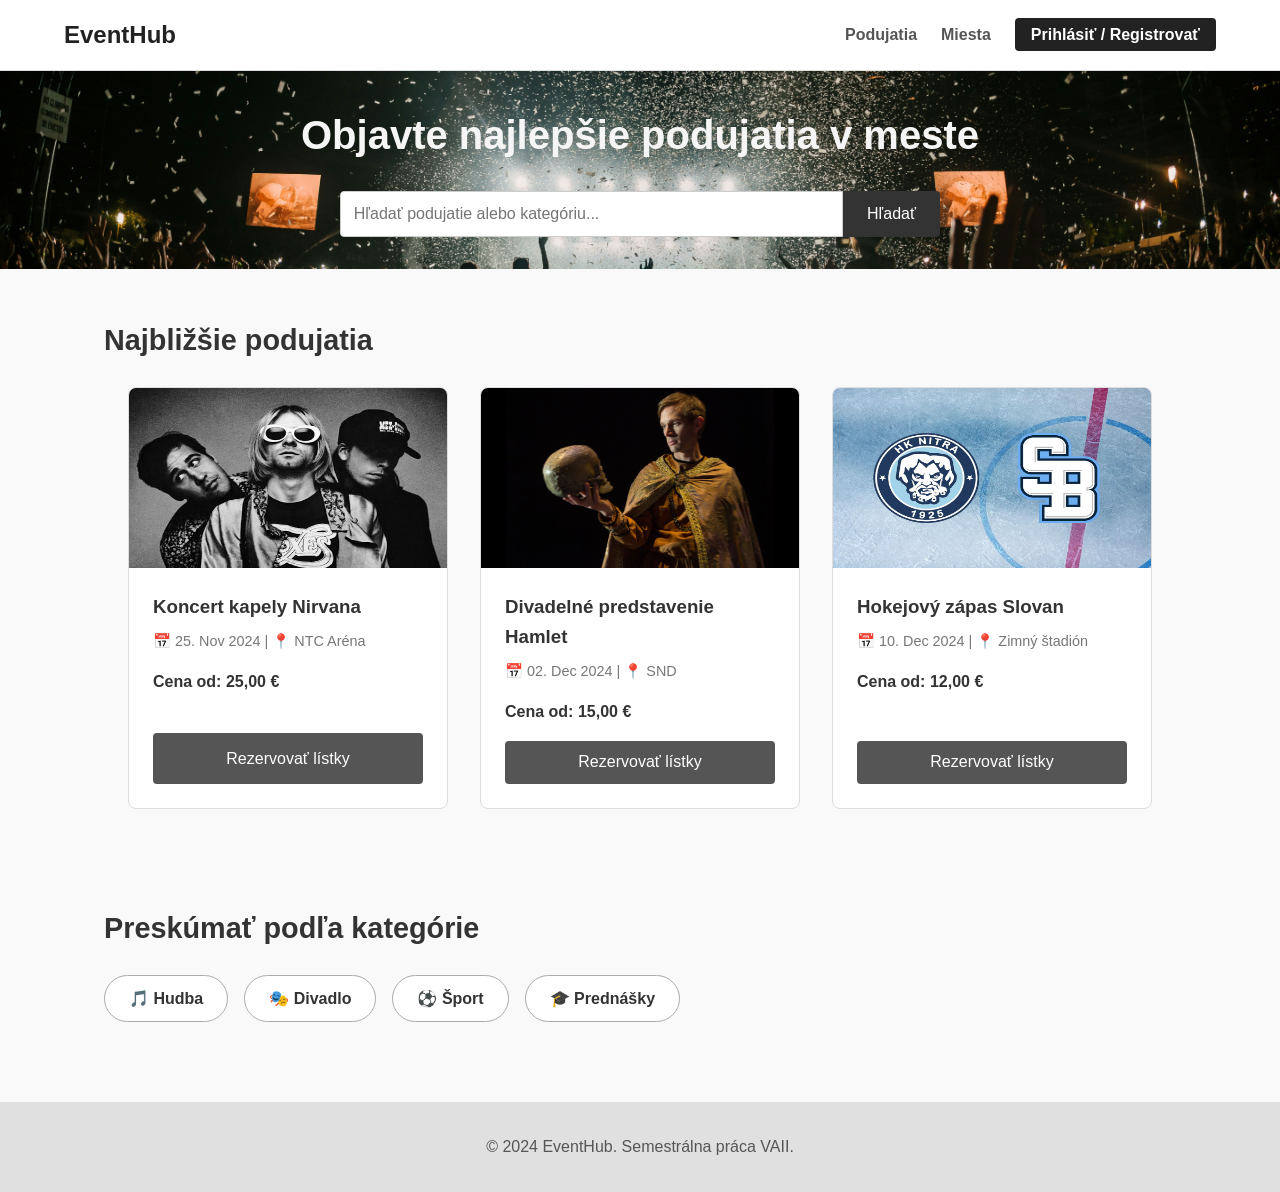
<file: html/index.html>
<!DOCTYPE html>
<html lang="sk">
<head>
    <meta charset="UTF-8">
    <meta name="viewport" content="width=device-width, initial-scale=1.0">
    <title>EventHub - Objavte najlepšie podujatia</title>
    <link rel="stylesheet" href="style.css">
</head>
<body>

<!-- ZÁKLADNÉ ROZLOŽENIE: Hlavička a Navigácia -->
<header class="site-header">
    <div class="logo">
        <strong>EventHub</strong>
    </div>
    <nav class="main-nav">
        <ul>
            <li><a href="#">Podujatia</a></li>
            <li><a href="#">Miesta</a></li>
            <li><a href="#" class="btn-login">Prihlásiť / Registrovať</a></li>
        </ul>
    </nav>
</header>

<!-- Hlavný obsah -->
<main>
    <!-- Hero sekcia s vyhľadávaním -->
    <section class="hero">
        <div class="hero-content">
            <h1>Objavte najlepšie podujatia v meste</h1>
            <form class="search-form" action="#" method="GET">
                <input type="text" placeholder="Hľadať podujatie alebo kategóriu..." name="search">
                <button type="submit">Hľadať</button>
            </form>
        </div>
    </section>

    <!-- Zoznam podujatí -->
    <section class="events-section">
        <h2>Najbližšie podujatia</h2>
        <div class="events-grid">

            <!-- Karta podujatia 1 -->
            <article class="event-card">
                <a href="detail.html" class="card-link-wrapper">

                    <img src="img/concert.jpg" alt="Koncert kapely Nirvana" class="card-image">

                    <div class="card-content">
                        <h3>Koncert kapely Nirvana</h3>
                        <p class="meta">📅 25. Nov 2024 | 📍 NTC Aréna</p>
                        <p class="price">Cena od: 25,00 €</p>
                        <span class="btn-primary">Rezervovať lístky</span>
                    </div>

                </a>
            </article>

            <!-- Karta podujatia 2 -->
            <article class="event-card">
                <img src="img/hamlet.jpg" alt="Divadelné predstavenie Hamlet" class="card-image">
                <div class="card-content">
                    <h3>Divadelné predstavenie Hamlet</h3>
                    <p class="meta">📅 02. Dec 2024 | 📍 SND</p>
                    <p class="price">Cena od: 15,00 €</p>
                    <button class="btn-primary">Rezervovať lístky</button>
                </div>
            </article>

            <!-- Karta podujatia 3 -->
            <article class="event-card">
                <img src="img/slovan.jpg" alt="Hokejový zápas" class="card-image">
                <div class="card-content">
                    <h3>Hokejový zápas Slovan</h3>
                    <p class="meta">📅 10. Dec 2024 | 📍 Zimný štadión</p>
                    <p class="price">Cena od: 12,00 €</p>
                    <button class="btn-primary">Rezervovať lístky</button>
                </div>
            </article>

        </div>
    </section>

    <!-- Kategórie -->
    <section class="categories-section">
        <h2>Preskúmať podľa kategórie</h2>
        <div class="category-pills">
            <a href="#" class="pill">🎵 Hudba</a>
            <a href="#" class="pill">🎭 Divadlo</a>
            <a href="#" class="pill">⚽ Šport</a>
            <a href="#" class="pill">🎓 Prednášky</a>
        </div>
    </section>
</main>

<!-- Pätička -->
<footer class="site-footer">
    <p>&copy; 2024 EventHub. Semestrálna práca VAII.</p>
</footer>

</body>
</html>
</file>
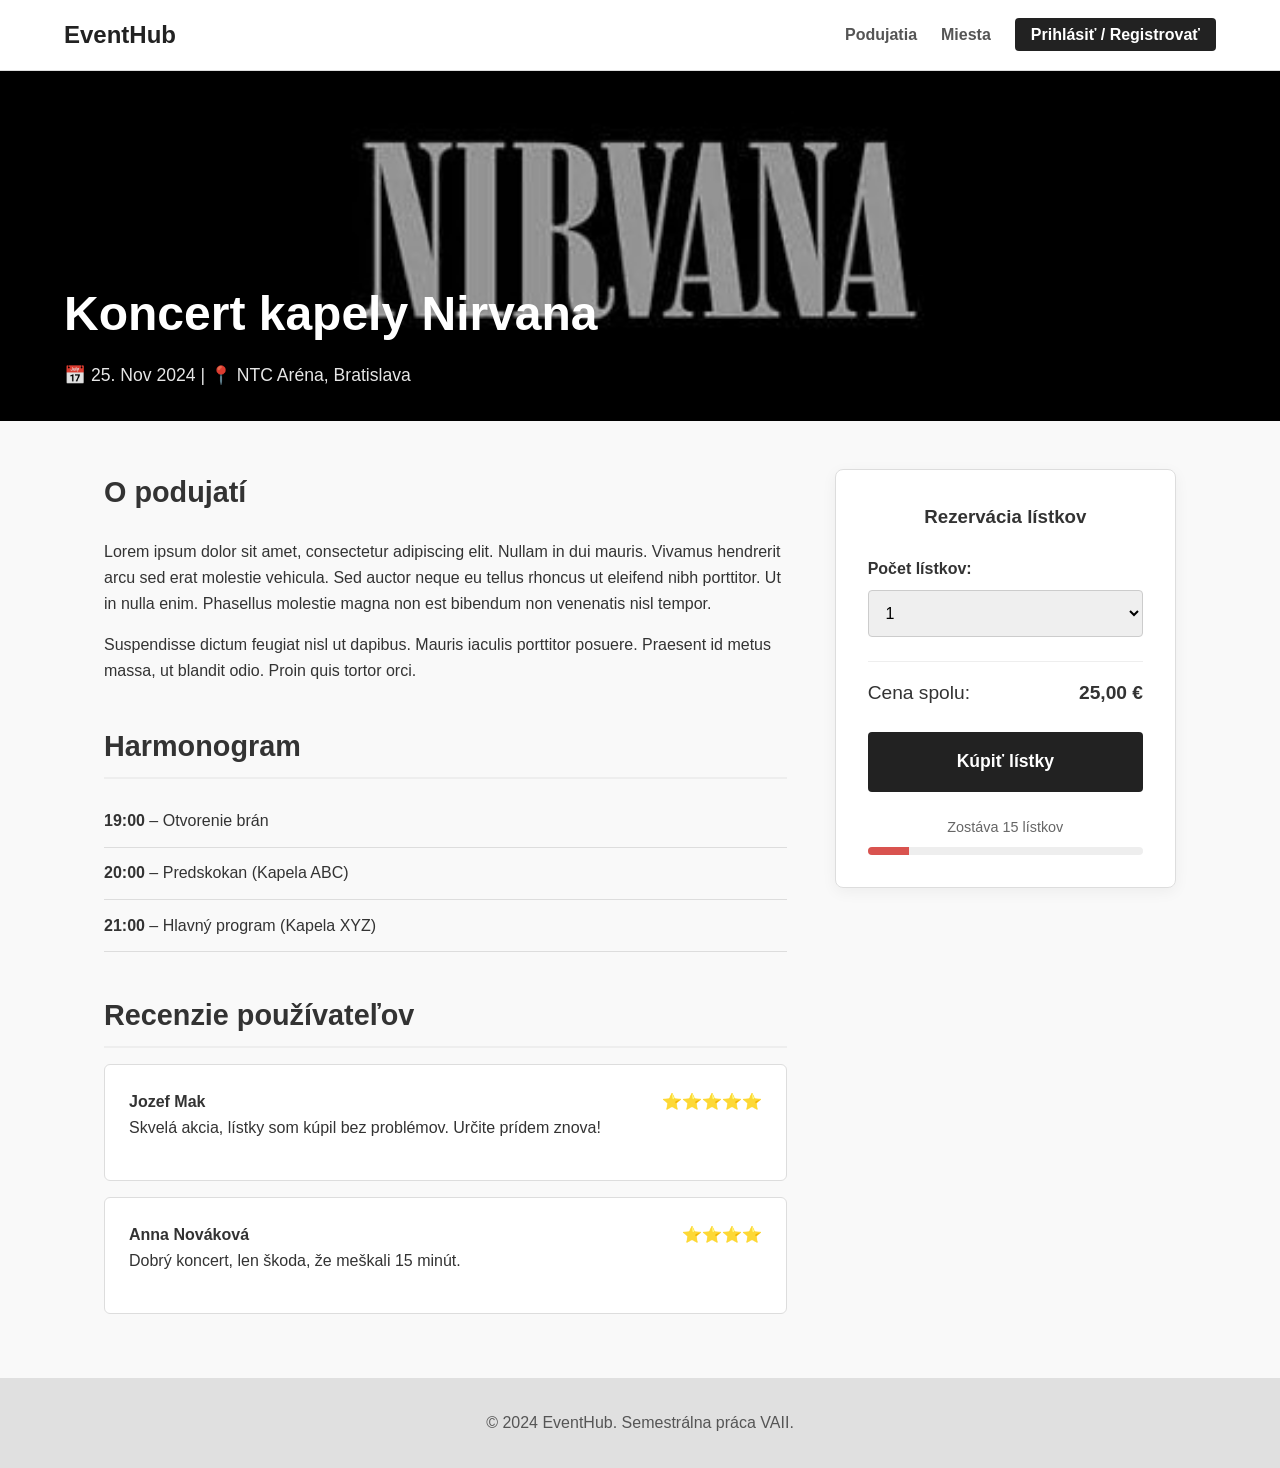
<file: html/detail.html>
<!DOCTYPE html>
<html lang="sk">
<head>
    <meta charset="UTF-8">
    <meta name="viewport" content="width=device-width, initial-scale=1.0">
    <title>Detail podujatia - EventHub</title>
    <link rel="stylesheet" href="style.css">
</head>
<body>

<!-- Hlavička (Rovnaká ako na domovskej stránke) -->
<header class="site-header">
    <div class="logo">
        <strong>EventHub</strong>
    </div>
    <nav class="main-nav">
        <ul>
            <li><a href="index.html">Podujatia</a></li>
            <li><a href="#">Miesta</a></li>
            <li><a href="#" class="btn-login">Prihlásiť / Registrovať</a></li>
        </ul>
    </nav>
</header>

<!-- Detail podujatia -->
<main>

    <!-- Hero obrázok podujatia -->
    <section class="event-hero" style="background-image: url('img/detail-hero.jpg'); background-repeat: no-repeat; background-size: cover;  " >
        <div class="event-hero-content">
            <h1>Koncert kapely Nirvana</h1>
            <p>📅 25. Nov 2024 | 📍 NTC Aréna, Bratislava</p>
        </div>
    </section>

    <!-- Dvojstĺpcový kontajner -->
    <div class="event-container">

        <!-- ĽAVÝ STĹPEC: Informácie -->
        <section class="event-details">
            <h2>O podujatí</h2>
            <p>
                Lorem ipsum dolor sit amet, consectetur adipiscing elit. Nullam in dui mauris. Vivamus hendrerit arcu sed erat molestie vehicula. Sed auctor neque eu tellus rhoncus ut eleifend nibh porttitor. Ut in nulla enim. Phasellus molestie magna non est bibendum non venenatis nisl tempor.
            </p>
            <p>
                Suspendisse dictum feugiat nisl ut dapibus. Mauris iaculis porttitor posuere. Praesent id metus massa, ut blandit odio. Proin quis tortor orci.
            </p>

            <h2 class="section-title">Harmonogram</h2>
            <ul class="schedule-list">
                <li><strong>19:00</strong> – Otvorenie brán</li>
                <li><strong>20:00</strong> – Predskokan (Kapela ABC)</li>
                <li><strong>21:00</strong> – Hlavný program (Kapela XYZ)</li>
            </ul>

            <h2 class="section-title">Recenzie používateľov</h2>
            <div class="reviews-list">
                <article class="review-item">
                    <strong>Jozef Mak</strong> <span class="rating">⭐⭐⭐⭐⭐</span>
                    <p>Skvelá akcia, lístky som kúpil bez problémov. Určite prídem znova!</p>
                </article>
                <article class="review-item">
                    <strong>Anna Nováková</strong> <span class="rating">⭐⭐⭐⭐</span>
                    <p>Dobrý koncert, len škoda, že meškali 15 minút.</p>
                </article>
            </div>
        </section>

        <!-- PRAVÝ STĹPEC: Sticky widget na kúpu lístkov -->
        <aside class="event-sidebar">
            <div class="checkout-widget">
                <h3>Rezervácia lístkov</h3>

                <form action="#" method="POST" class="checkout-form">
                    <label for="ticket-quantity">Počet lístkov:</label>
                    <select id="ticket-quantity" name="quantity">
                        <option value="1">1</option>
                        <option value="2">2</option>
                        <option value="3">3</option>
                        <option value="4">4</option>
                    </select>

                    <div class="price-calc">
                        <span>Cena spolu:</span>
                        <strong>25,00 €</strong>
                    </div>

                    <!-- Zatiaľ neaktívne tlačidlo (bez JS) -->
                    <button type="button" class="btn-buy">Kúpiť lístky</button>

                    <div class="progress-bar-container">
                        <p class="availability-text">Zostáva 15 lístkov</p>
                        <div class="progress-bar"><div class="progress-fill"></div></div>
                    </div>
                </form>
            </div>
        </aside>

    </div>
</main>

<!-- Pätička (Rovnaká) -->
<footer class="site-footer">
    <p>&copy; 2024 EventHub. Semestrálna práca VAII.</p>
</footer>

</body>
</html>
</file>
<file: html/style.css>
* {
box-sizing: border-box;
margin: 0;
padding: 0;
}

body {
font-family: Arial, sans-serif;
line-height: 1.6;
color: #333;
background-color: #f9f9f9;
}

/*Hlavička a Navigácia */
.site-header {
background-color: #fff;
padding: 1rem 5%;
display: flex;
justify-content: space-between;
align-items: center;
border-bottom: 1px solid #ddd;
}

.logo strong {
font-size: 1.5rem;
color: #222;
}

.main-nav ul {
list-style: none;
display: flex;
gap: 1.5rem;
align-items: center;
}

.main-nav a {
text-decoration: none;
color: #555;
font-weight: bold;
}

.btn-login {
background-color: #222;
color: #fff !important;
padding: 0.5rem 1rem;
border-radius: 4px;
}

/*Hero Sekcia*/
.hero {
background-image: url('img/hero.jpg');
/*height: 40vh;
min-height: 300px;*/
display: flex;
align-items: center;
justify-content: center;
text-align: center;
background-size: cover;
background-repeat: no-repeat;
background-position: center;
padding: 2rem;
}

.hero h1 {
font-size: 2.5rem;
margin-bottom: 1.5rem;
color: whitesmoke;
}

.search-form {
display: flex;
max-width: 600px;
margin: 0 auto;
}

.search-form input {
flex: 1;
padding: 0.8rem;
border: 1px solid #ccc;
border-radius: 4px 0 0 4px;
font-size: 1rem;
}

.search-form button {
padding: 0.8rem 1.5rem;
background-color: #333;
color: #fff;
border: none;
border-radius: 0 4px 4px 0;
cursor: pointer;
font-size: 1rem;
}

/*Sekcie s podujatiami a kategóriami */
.events-section, .categories-section {
padding: 3rem 5%;
max-width: 1200px;
margin: 0 auto;
}

h2 {
margin-bottom: 1.5rem;
font-size: 1.8rem;
}

/* Zoznam podujatí - Grid (Responzivita) */
.events-grid {
display: grid;
grid-template-columns: repeat(auto-fit, minmax(270px, 320px));
gap: 2rem;
justify-content: center;
}

.event-card {
background-color: #fff;
border: 1px solid #ddd;
border-radius: 8px;
overflow: hidden;
display: flex;
flex-direction: column;
transition: transform 0.2s ease, box-shadow 0.2s ease;
}

/* Animácia pri prejdení myšou */
.event-card:hover {
transform: translateY(-5px);
box-shadow: 0 10px 20px rgba(0,0,0,0.1);
cursor: pointer;
}

.card-image {
background-color: #ccc;
height: 180px;
display: flex;
align-items: center;
justify-content: center;
color: #666;
}

.card-content {
padding: 1.5rem;
display: flex;
flex-direction: column;
flex-grow: 1;
}

.card-content h3 {
margin-bottom: 0.5rem;
}

.meta {
color: #777;
font-size: 0.9rem;
margin-bottom: 1rem;
}

.price {
font-weight: bold;
margin-bottom: 1rem;
}

.btn-primary {
margin-top: auto;
background-color: #555;
color: #fff;
border: none;
padding: 0.8rem;
border-radius: 4px;
cursor: pointer;
width: 100%;
font-size: 1rem;
display: block;
text-align: center;
text-decoration: none;
box-sizing: border-box;
}

/* Kategórie - Flexbox */
.category-pills {
display: flex;
gap: 1rem;
flex-wrap: wrap;
}

.pill {
background-color: #fff;
border: 1px solid #aaa;
color: #333;
padding: 0.6rem 1.5rem;
border-radius: 30px;
text-decoration: none;
font-weight: bold;
}

/* Pätička */
.site-footer {
background-color: #e0e0e0;
text-align: center;
padding: 2rem;
margin-top: 2rem;
color: #555;
}

/* Hero Banner pre Detail podujatia */
.event-hero {
    color: #fff;
    height: 350px;
    display: flex;
    align-items: flex-end;
    padding: 2rem 5%;
}

.event-hero-content h1 {
    font-size: 3rem;
    margin-bottom: 0.5rem;
}

.event-hero-content p {
    font-size: 1.1rem;
    opacity: 0.9;
}

/* Hlavný dvojstĺpcový Grid layout */
.event-container {
    max-width: 1200px;
    margin: 3rem auto;
    padding: 0 5%;
    display: grid;
    grid-template-columns: 2fr 1fr; /* Ľavý stĺpec je 2x širší ako pravý */
    gap: 3rem;
    align-items: start;
}

/*Ľavý stĺpec*/
.event-details h2.section-title {
    margin-top: 2.5rem;
    margin-bottom: 1rem;
    border-bottom: 2px solid #eee;
    padding-bottom: 0.5rem;
}

.event-details p {
    margin-bottom: 1rem;
}

.schedule-list {
    list-style: none;
}

.schedule-list li {
    padding: 0.8rem 0;
    border-bottom: 1px solid #ddd;
}

.review-item {
    background-color: #fff;
    padding: 1.5rem;
    border: 1px solid #ddd;
    border-radius: 6px;
    margin-bottom: 1rem;
}

.review-item .rating {
    float: right;
}

/*Pravý stĺpec*/
.event-sidebar {
    position: sticky;
    top: 2rem; /* Pri scrollovaní sa zastaví 2rem od vrchu obrazovky */
}

.checkout-widget {
    background-color: #fff;
    padding: 2rem;
    border: 1px solid #ddd;
    border-radius: 8px;
    box-shadow: 0 4px 15px rgba(0,0,0,0.05);
}

.checkout-widget h3 {
    margin-bottom: 1.5rem;
    text-align: center;
}

.checkout-form label {
    display: block;
    font-weight: bold;
    margin-bottom: 0.5rem;
}

.checkout-form select {
    width: 100%;
    padding: 0.8rem;
    margin-bottom: 1.5rem;
    border: 1px solid #ccc;
    border-radius: 4px;
    font-size: 1rem;
}

.price-calc {
    display: flex;
    justify-content: space-between;
    font-size: 1.2rem;
    margin-bottom: 1.5rem;
    padding-top: 1rem;
    border-top: 1px solid #eee;
}

.btn-buy {
    width: 100%;
    background-color: #222;
    color: #fff;
    padding: 1.2rem;
    border: none;
    border-radius: 4px;
    font-size: 1.1rem;
    font-weight: bold;
    cursor: pointer;
    transition: background-color 0.2s;
}

.btn-buy:hover {
    background-color: #444;
}

.progress-bar-container {
    margin-top: 1.5rem;
    text-align: center;
}

.availability-text {
    font-size: 0.9rem;
    color: #666;
    margin-bottom: 0.5rem;
}

.progress-bar {
    width: 100%;
    height: 8px;
    background-color: #eee;
    border-radius: 4px;
    overflow: hidden;
}

.progress-fill {
    width: 15%;
    height: 100%;
    background-color: #d9534f;
}

@media (max-width: 768px) {
    .site-header {
        flex-direction: column;
        gap: 1rem;
    }

    .main-nav ul {
        flex-direction: column;
        width: 100%;
        text-align: center;
    }

    .hero h1 {
        font-size: 1.8rem;
    }

    .search-form {
        flex-direction: column;
    }

    .search-form input {
        border-radius: 4px;
        margin-bottom: 0.5rem;
    }

    .search-form button {
        border-radius: 4px;
    }
    .event-container {
        /*Na mobiloch zruším 2 stĺpce*/
        grid-template-columns: 1fr;
        gap: 2rem;
    }

    .event-sidebar {
        position: static;
    }

    .event-hero-content h1 {
        font-size: 2rem;
    }

    .event-hero {
        background-position: center;
    }
}

.card-link-wrapper {
    text-decoration: none;
    color: inherit;
    display: flex;
    flex-direction: column;
    height: 100%;
}

/* Tlačidlu (span) musíme pridať display: block, aby sa správalo ako predtým */
span.btn-primary {
    display: block;
    text-align: center;
    box-sizing: border-box;
}
</file>
